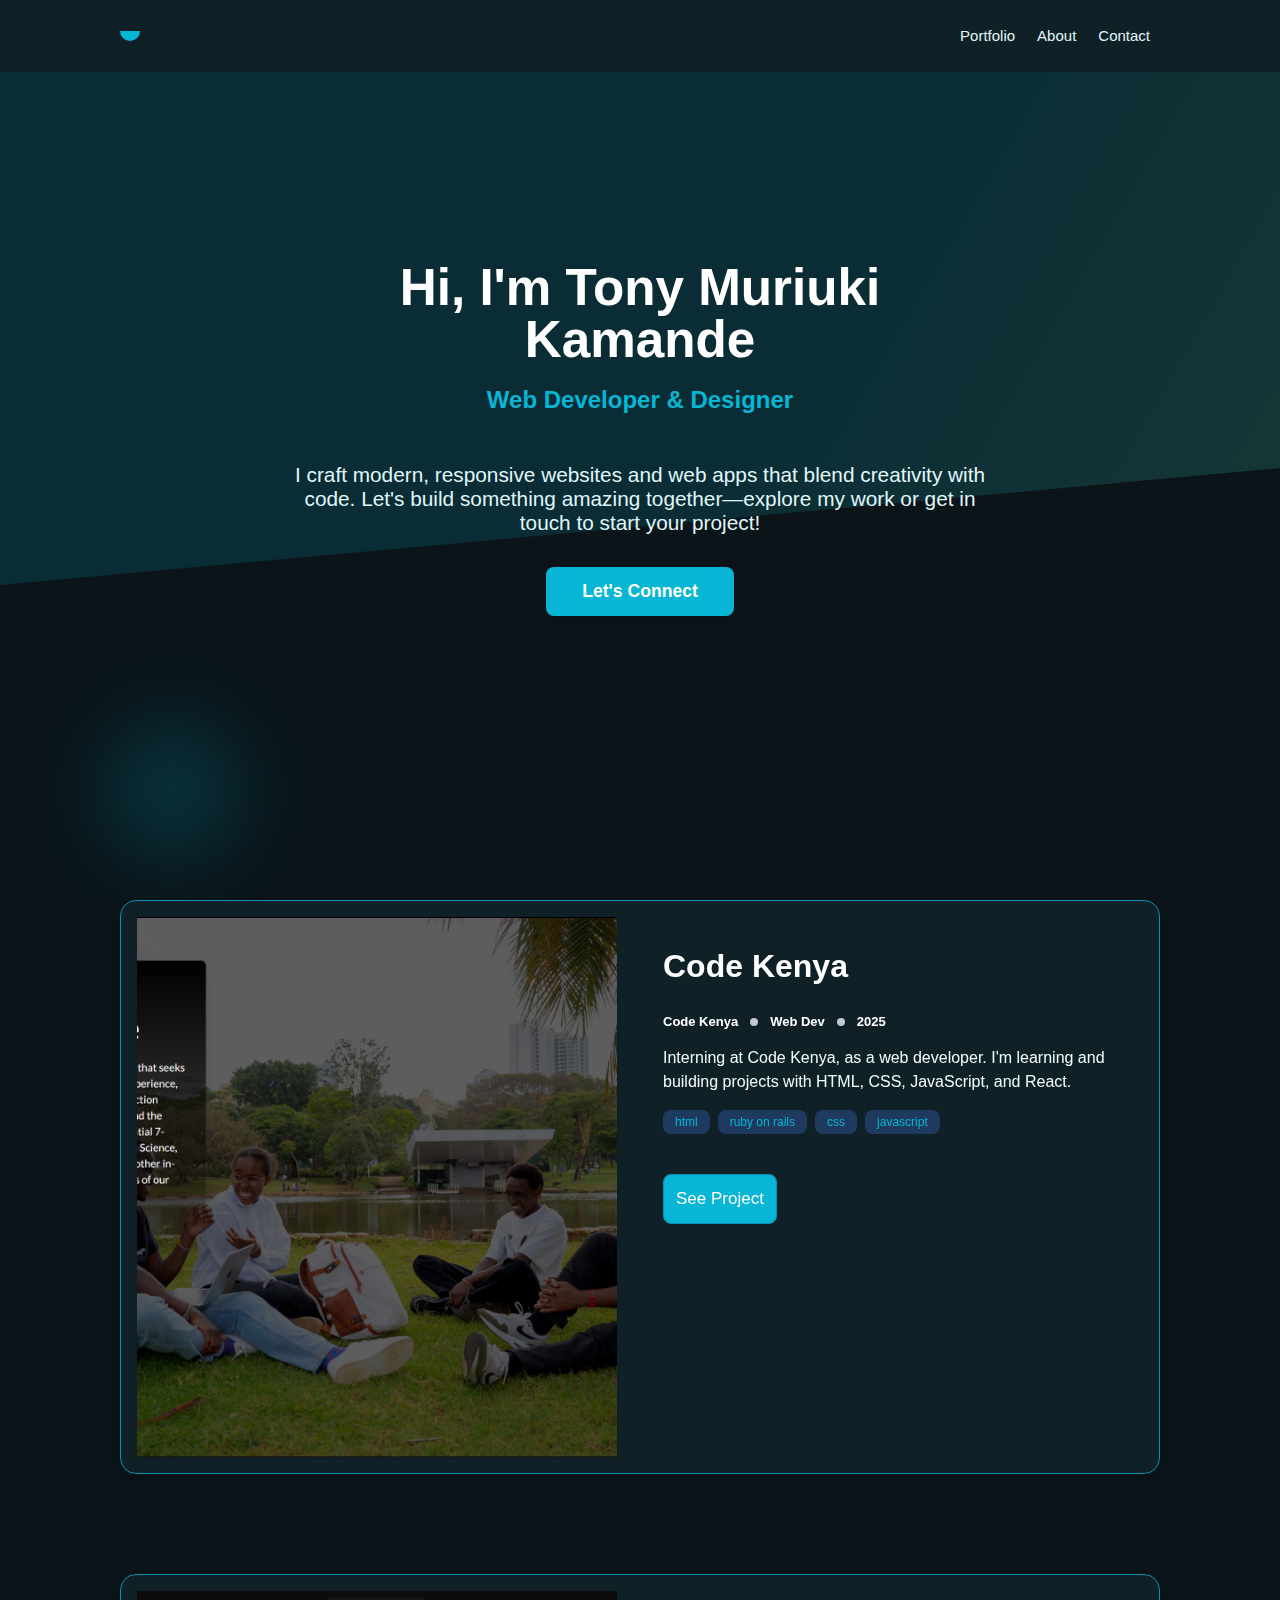
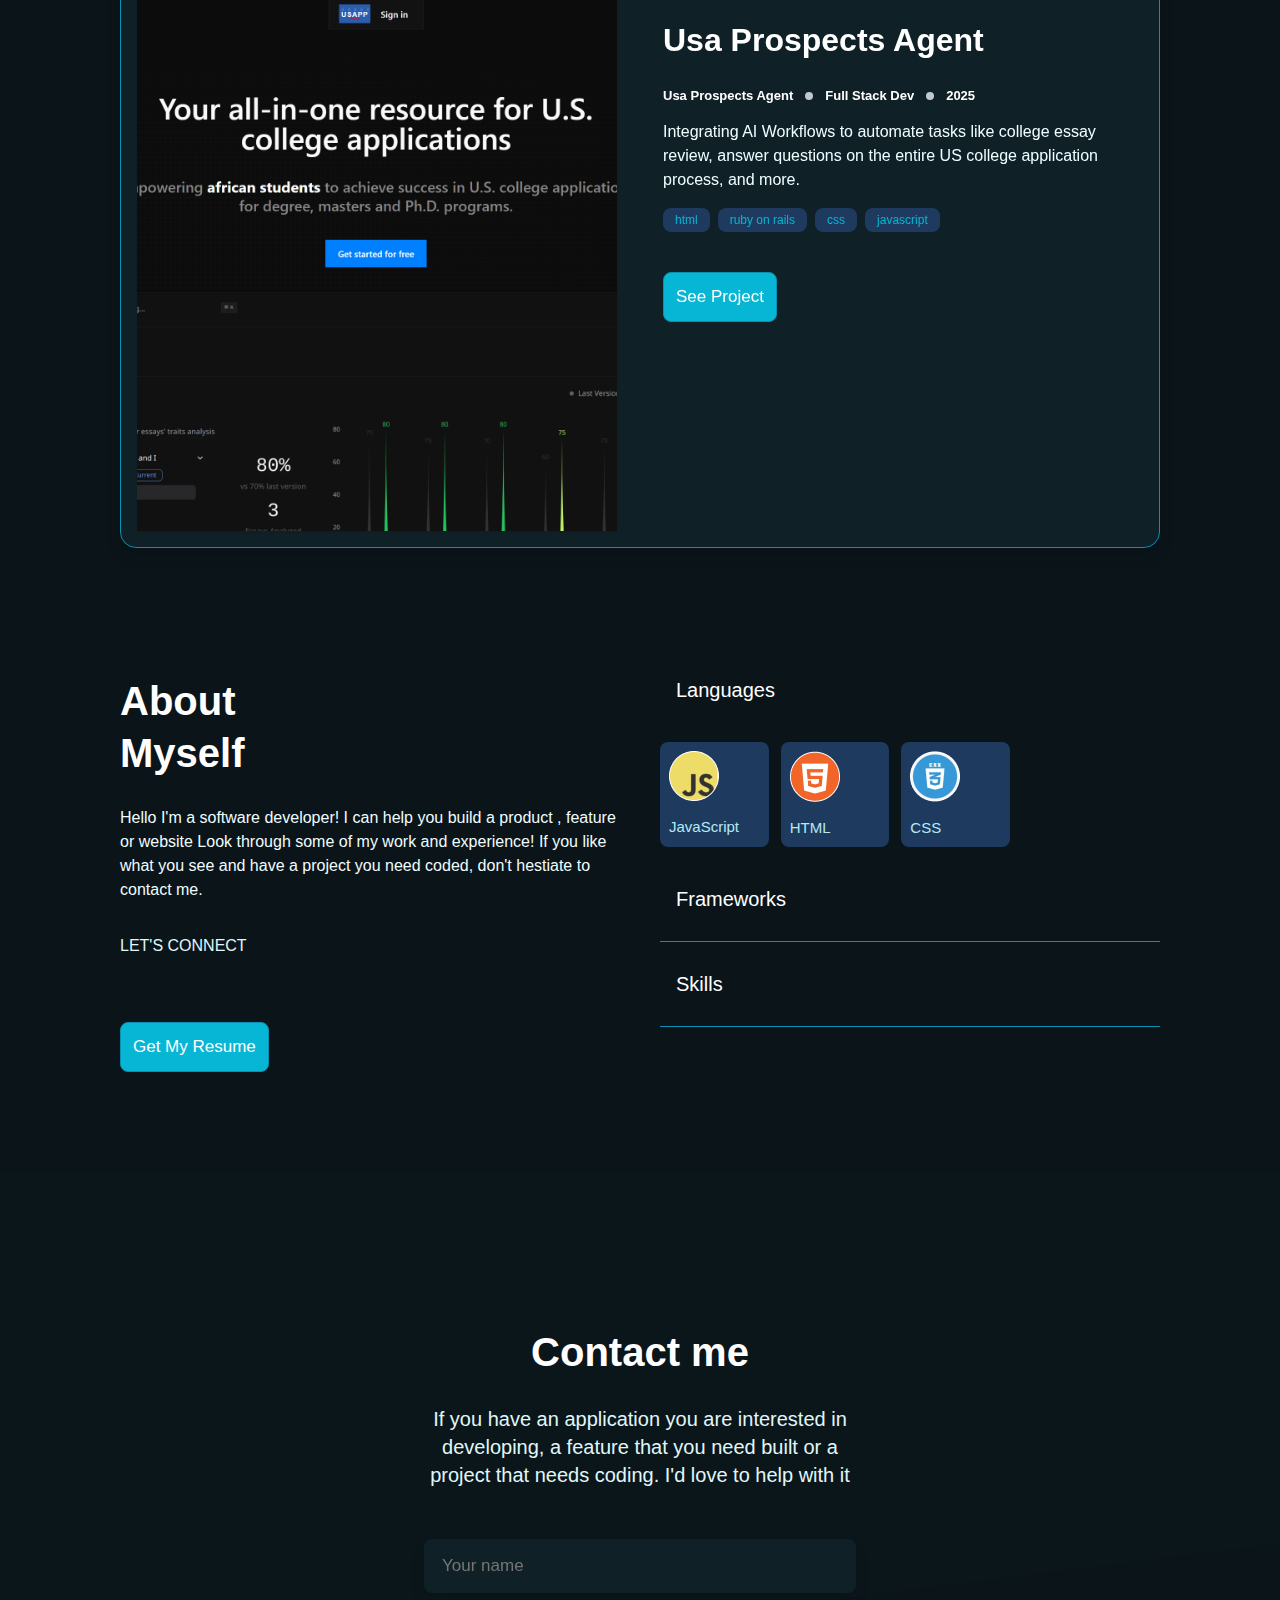
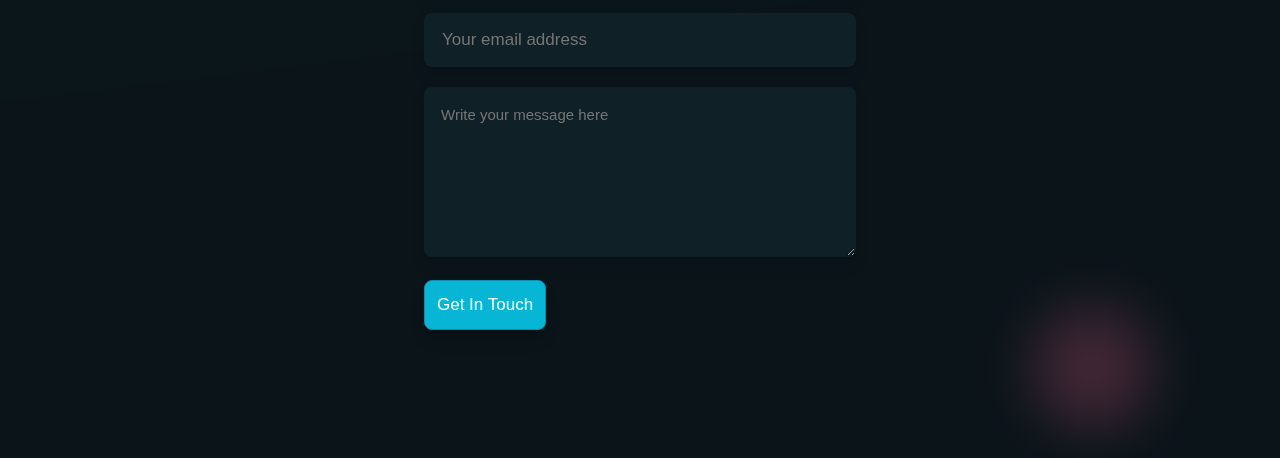
<file: index.html>
<!DOCTYPE html>
<html lang="en">
  <head>
    <meta charset="UTF-8" />
    <meta http-equiv="X-UA-Compatible" content="IE=edge" />
    <meta name="viewport" content="width=device-width, initial-scale=1.0" />
    <link rel="stylesheet" href="style.css" />
    <title>Tony's Portfolio</title>
  </head>
  <body>
    <!-- We'll add content here in the next steps -->
    <section id="menu-wrapper" class="display-none">
      <div class="menu-layer container">
        <button>
          <svg
            id="menu-close"
            width="14"
            height="14"
            viewBox="0 0 14 14"
            fill="none"
            xmlns="http://www.w3.org/2000/svg"
          >
            <path
              fill-rule="evenodd"
              clip-rule="evenodd"
              d="M0.292893 0.292893C0.683417 -0.0976311 1.31658 -0.0976311 1.70711 0.292893L7 5.58579L12.2929 0.292893C12.6834 -0.0976311 13.3166 -0.0976311 13.7071 0.292893C14.0976 0.683417 14.0976 1.31658 13.7071 1.70711L8.41421 7L13.7071 12.2929C14.0976 12.6834 14.0976 13.3166 13.7071 13.7071C13.3166 14.0976 12.6834 14.0976 12.2929 13.7071L7 8.41421L1.70711 13.7071C1.31658 14.0976 0.683417 14.0976 0.292893 13.7071C-0.0976311 13.3166 -0.0976311 12.6834 0.292893 12.2929L5.58579 7L0.292893 1.70711C-0.0976311 1.31658 -0.0976311 0.683417 0.292893 0.292893Z"
              fill="white"
            />
          </svg>
        </button>
        <ul>
          <li class="menu-link"><a href="#projects-section">Portfolio</a></li>
          <li class="menu-link"><a href="#about-section">About</a></li>
          <li class="menu-link"><a href="#contact-section">Contact</a></li>
        </ul>
      </div>
    </section>
    <main>
      <!--  -->
      <header class="header-container position-fixed">
        <div class="logo">
          <span aria-hidden="true"></span>
          <!-- <a href="/">Tony Muriuki</a> -->
        </div>

        <nav class="nav-wrapper" role="navigation" aria-label="Main navigation">
          <ul>
            <li class="nav-link"><a href="#projects-section">Portfolio</a></li>
            <li class="nav-link"><a href="#about-section">About</a></li>
            <li class="nav-link"><a href="#contact-section">Contact</a></li>
            <li class="menu" aria-label="Mobile menu toggle">
              <svg
                id="hamburger-menu"
                width="18"
                height="12"
                viewBox="0 0 18 12"
                fill="none"
                xmlns="http://www.w3.org/2000/svg"
                aria-hidden="true"
              >
                <path
                  fill-rule="evenodd"
                  clip-rule="evenodd"
                  d="M0 1C0 0.447715 0 1 0H17C17.5523 0 18 0.447715 18 1C18 1.55228 17.5523 2 17 2H1C0.447715 2 0 1.55228 0 1ZM0 6C0 5.44772 0.447715 5 1 5L17 5C17.5523 5 18 5.44772 18 6C18 6.55229 17.5523 7 17 7L1 7C0.447715 7 0 6.55228 0 6ZM1 10C0.447715 10 0 10.4477 0 11C0 11.5523 0.447715 12 1 12H17C17.5523 12 18 11.5523 18 11C18 10.4477 17.5523 10 17 10H1Z"
                  fill="#d7c6bc"
                />
              </svg>
            </li>
          </ul>
        </nav>
      </header>

      <section id="hero-section" class="hero-wrapper">
        <div class="hero-wrapper-bg"></div>

        <div class="hero-container">
          <h1 class="intro-text">
            Hi, I'm Tony Muriuki Kamande<br />
            <span class="highlight">Web Developer & Designer</span>
          </h1>

          <p class="hero-desc">
            I craft modern, responsive websites and web apps that blend
            creativity with code. Let's build something amazing together—explore
            my work or get in touch to start your project!
          </p>

          <button type="button" class="hero-cta">Let's Connect</button>

          <ul class="social">
            <li>
              <a href="#">
                <svg width="20" height="20" viewBox="0 0 20 20" fill="none">
                  <path
                    d="M19.7587 0.394423C19.6548 0.370385..."
                    fill="#d7c6bc"
                  />
                </svg>
              </a>
            </li>
            <li>
              <a href="#">
                <svg width="20" height="20" viewBox="0 0 20 20" fill="none">
                  <path
                    d="M13.6448 3.03455C14.6763 3.03455..."
                    fill="#d7c6bc"
                  />
                </svg>
              </a>
            </li>
            <li>
              <a href="#">
                <svg width="18" height="20" viewBox="0 0 18 20" fill="none">
                  <path
                    d="M17.9852 7.46114C17.9852 5.25464..."
                    fill="#d7c6bc"
                  />
                </svg>
              </a>
            </li>
          </ul>
        </div>
      </section>

      <section id="projects-section" class="projects-wrapper section-margin-t">
        <div class="project-container container">
          <div class="project-snapshot">
            <a href="https://www.codekenya.org/about-us" target="_blank">
              <img src="assets/img/projects/codekenya.png" alt="Code Kenya" />
            </a>
          </div>
          <div class="project-content">
            <h2>Code Kenya</h2>
            <ul class="project-details">
              <li class="client-name">Code Kenya</li>
              <li class="role">
                <svg
                  width="8"
                  height="8"
                  viewBox="0 0 8 8"
                  fill="none"
                  xmlns="http://www.w3.org/2000/svg"
                >
                  <circle cx="4" cy="4" r="4" fill="#C1C7D0" />
                </svg>
                Web Dev
              </li>
              <li class="yearlb">
                <svg
                  width="8"
                  height="8"
                  viewBox="0 0 8 8"
                  fill="none"
                  xmlns="http://www.w3.org/2000/svg"
                >
                  <circle cx="4" cy="4" r="4" fill="#C1C7D0" />
                </svg>
                2025
              </li>
            </ul>
            <p>
              Interning at Code Kenya, as a web developer. I'm learning and
              building projects with HTML, CSS, JavaScript, and React.
            </p>
            <ul class="technologies-used">
              <li>html</li>
              <li>Ruby on rails</li>
              <li>css</li>
              <li>javascript</li>
            </ul>
            <button type="button" class="btn">see project</button>
          </div>
        </div>

        <div class="project-container container">
          <div class="project-snapshot">
            <a href="https://www.usaprospectsagent.com/" target="_blank">
              <img
                src="assets/img/projects/usapp.png"
                alt="Usa Prospects Agent"
              />
            </a>
          </div>
          <div class="project-content">
            <h2>Usa Prospects Agent</h2>
            <ul class="project-details">
              <li class="client-name">Usa Prospects Agent</li>
              <li class="role">
                <svg
                  width="8"
                  height="8"
                  viewBox="0 0 8 8"
                  fill="none"
                  xmlns="http://www.w3.org/2000/svg"
                >
                  <circle cx="4" cy="4" r="4" fill="#C1C7D0" />
                </svg>
                Full Stack Dev
              </li>
              <li class="yearlb">
                <svg
                  width="8"
                  height="8"
                  viewBox="0 0 8 8"
                  fill="none"
                  xmlns="http://www.w3.org/2000/svg"
                >
                  <circle cx="4" cy="4" r="4" fill="#C1C7D0" />
                </svg>
                2025
              </li>
            </ul>
            <p>
              Integrating AI Workflows to automate tasks like college essay
              review, answer questions on the entire US college application
              process, and more.
            </p>
            <ul class="technologies-used">
              <li>html</li>
              <li>Ruby on rails</li>
              <li>css</li>
              <li>javascript</li>
            </ul>
            <button type="button" class="btn">see project</button>
          </div>
        </div>
      </section>

      <section id="about-section" class="about-wrapper section-margin-t">
        <div class="about-container container">
          <div class="about-info">
            <h1 class="intro-text">
              About<br />
              Myself
            </h1>
            <p>
              Hello I'm a software developer! I can help you build a product ,
              feature or website Look through some of my work and experience! If
              you like what you see and have a project you need coded, don't
              hestiate to contact me.
            </p>
            <button type="button" class="call-to-action">let's connect</button>
            <ul class="social">
              <li>
                <a href="">
                  <!-- Twitter SVG -->
                  <svg
                    width="20"
                    height="20"
                    viewBox="0 0 20 20"
                    fill="none"
                    xmlns="http://www.w3.org/2000/svg"
                  >
                    <path d="..." fill="#d7c6bc" />
                  </svg>
                </a>
              </li>
              <li>
                <a href="">
                  <!-- LinkedIn SVG -->
                  <svg
                    width="20"
                    height="20"
                    viewBox="0 0 20 20"
                    fill="none"
                    xmlns="http://www.w3.org/2000/svg"
                  >
                    <path d="..." fill="#d7c6bc" />
                  </svg>
                </a>
              </li>
              <li>
                <a href="">
                  <!-- GitHub SVG -->
                  <svg
                    width="18"
                    height="20"
                    viewBox="0 0 18 20"
                    fill="none"
                    xmlns="http://www.w3.org/2000/svg"
                  >
                    <path d="..." fill="#d7c6bc" />
                  </svg>
                </a>
              </li>
            </ul>
            <button type="button" class="btn">Get my resume</button>
          </div>

          <div class="about-technologies">
            <ul class="tools-title">
              <li class="title">languages</li>
              <li>
                <svg
                  width="14"
                  height="8"
                  viewBox="0 0 14 8"
                  fill="none"
                  xmlns="http://www.w3.org/2000/svg"
                >
                  <path
                    fill-rule="evenodd"
                    clip-rule="evenodd"
                    d="..."
                    fill="#d7c6bc"
                  />
                </svg>
              </li>
            </ul>
            <ul class="lang-list">
              <li>
                <img src="assets/img/lang/js.png" alt="JavaScript" />JavaScript
              </li>
              <li><img src="assets/img/lang/html.png" alt="HTML" />HTML</li>
              <li><img src="assets/img/lang/css3.png" alt="CSS3" />CSS</li>
            </ul>

            <ul class="tools-title b-bottom">
              <li class="title">Frameworks</li>
              <li>
                <svg
                  width="8"
                  height="15"
                  viewBox="0 0 8 15"
                  fill="none"
                  xmlns="http://www.w3.org/2000/svg"
                >
                  <path
                    fill-rule="evenodd"
                    clip-rule="evenodd"
                    d="..."
                    fill="#d7c6bc"
                  />
                </svg>
              </li>
            </ul>

            <ul class="tools-title b-bottom">
              <li class="title">Skills</li>
              <li>
                <svg
                  width="8"
                  height="15"
                  viewBox="0 0 8 15"
                  fill="none"
                  xmlns="http://www.w3.org/2000/svg"
                >
                  <path
                    fill-rule="evenodd"
                    clip-rule="evenodd"
                    d="..."
                    fill="#d7c6bc"
                  />
                </svg>
              </li>
            </ul>
          </div>
        </div>
      </section>

      <footer id="contact-section" class="contact-wrapper">
        <div class="contact-container">
          <h1 class="intro-text">Contact me</h1>
          <p>
            If you have an application you are interested in developing, a
            feature that you need built or a project that needs coding. I'd love
            to help with it
          </p>
          <form
            id="form"
            action="https://formspree.io/f/mzzvbrqr"
            method="post"
          >
            <input
              name="name"
              id="text"
              type="text"
              placeholder="Your name"
              maxlength="30"
              required
            />
            <input
              name="email"
              id="email"
              type="email"
              placeholder="Your email address"
              required
            />
            <textarea
              name="message"
              id="message"
              placeholder="Write your message here"
              maxlength="500"
              required
            ></textarea>
            <div class="button-wrapper">
              <button type="submit" value="Submit" class="btn">
                Get In Touch
              </button>
            </div>
          </form>
        </div>
      </footer>
    </main>
  </body>
</html>
</file>
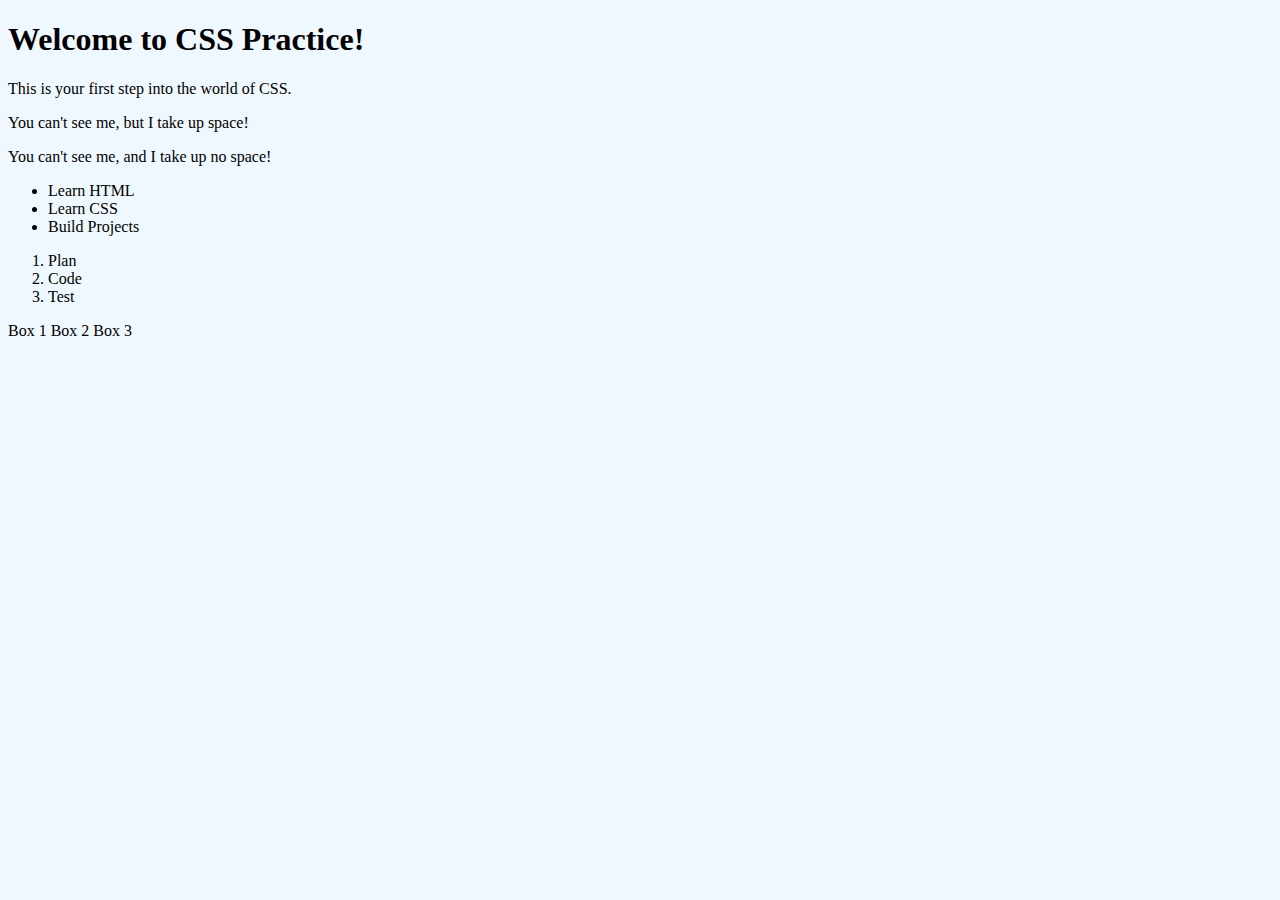
<file: css-practice.html>
<!DOCTYPE html>
<html lang="en">
  <head>
    <meta charset="UTF-8" />
    <meta name="viewport" content="width=device-width, initial-scale=1.0" />
    <link rel="stylesheet" href="css-practice.css" />
    <title>CSS Practice</title>
  </head>
  <body>
    <h1>Welcome to CSS Practice!</h1>
    <p>This is your first step into the world of CSS.</p>
    <!-- <p class="highlight">This is a special paragraph.</p> -->
    <p class="hidden-text">You can't see me, but I take up space!</p>
    <p class="gone-text">You can't see me, and I take up no space!</p>
    <ul>
      <li>Learn HTML</li>
      <li>Learn CSS</li>
      <li>Build Projects</li>
    </ul>

    <ol>
      <li>Plan</li>
      <li>Code</li>
      <li>Test</li>
    </ol>
    <span>Box 1</span>
    <span>Box 2</span>
    <span>Box 3</span>
  </body>
</html>
</file>
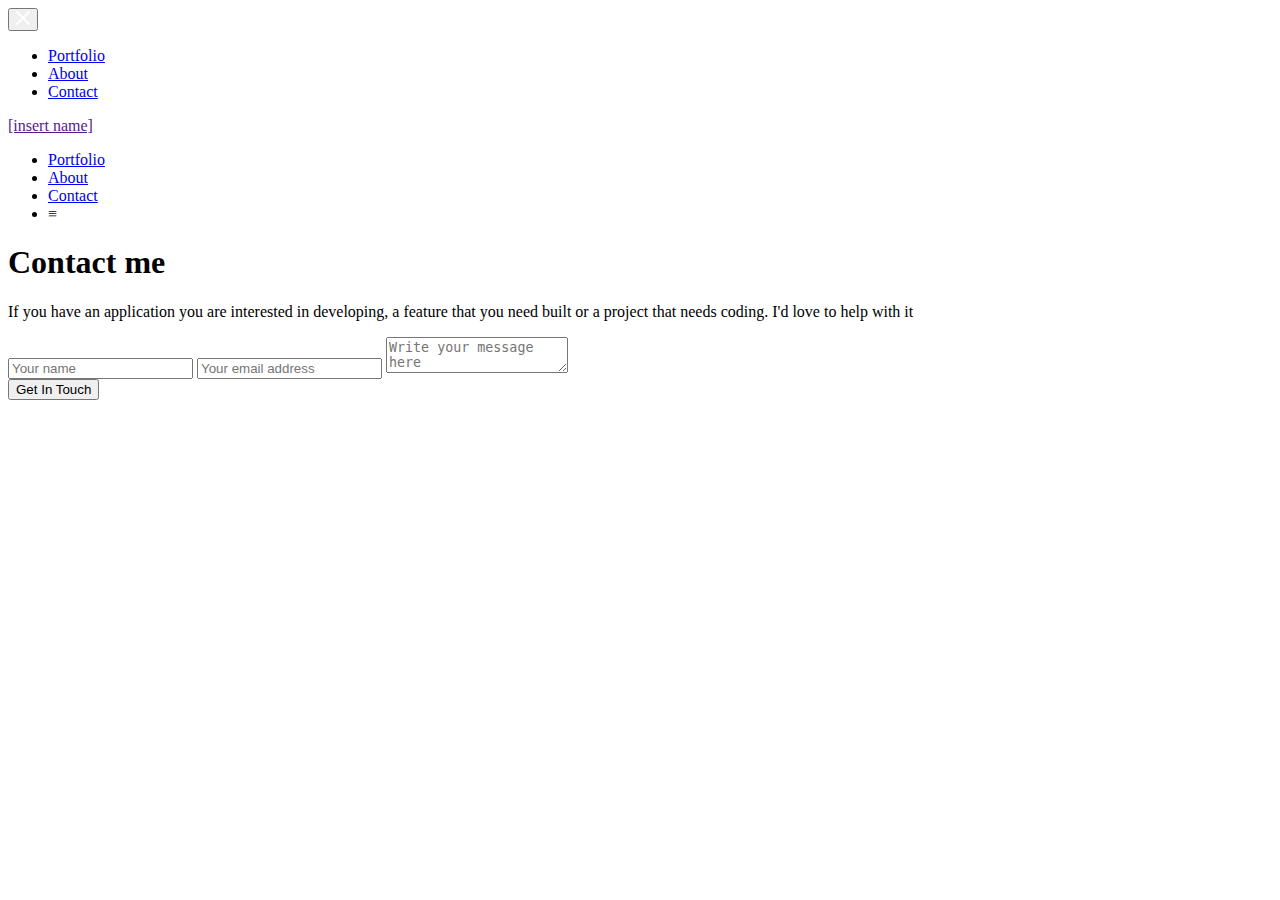
<file: index-nostyle-nojs.html>
<!DOCTYPE html>
<html lang="en">
  <head>
    <meta charset="UTF-8" />
    <meta http-equiv="X-UA-Compatible" content="IE=edge" />
    <meta name="viewport" content="width=device-width, initial-scale=1.0" />
    <title>Tony's Portfolio</title>
  </head>
  <body>
    <!-- We'll add content here in the next steps -->
    <section id="menu-wrapper">
      <div>
        <button>
          <svg
            id="menu-close"
            width="14"
            height="14"
            viewBox="0 0 14 14"
            fill="none"
            xmlns="http://www.w3.org/2000/svg"
          >
            <path
              fill-rule="evenodd"
              clip-rule="evenodd"
              d="M0.292893 0.292893C0.683417 -0.0976311 1.31658 -0.0976311 1.70711 0.292893L7 5.58579L12.2929 0.292893C12.6834 -0.0976311 13.3166 -0.0976311 13.7071 0.292893C14.0976 0.683417 14.0976 1.31658 13.7071 1.70711L8.41421 7L13.7071 12.2929C14.0976 12.6834 14.0976 13.3166 13.7071 13.7071C13.3166 14.0976 12.6834 14.0976 12.2929 13.7071L7 8.41421L1.70711 13.7071C1.31658 14.0976 0.683417 14.0976 0.292893 13.7071C-0.0976311 13.3166 -0.0976311 12.6834 0.292893 12.2929L5.58579 7L0.292893 1.70711C-0.0976311 1.31658 -0.0976311 0.683417 0.292893 0.292893Z"
              fill="white"
            />
          </svg>
        </button>
        <ul>
          <li><a href="#projects-section">Portfolio</a></li>
          <li><a href="#about-section">About</a></li>
          <li><a href="#contact-section">Contact</a></li>
        </ul>
      </div>
    </section>
    <main>
      <header>
        <div>
          <span></span>
          <a href="">[insert name]</a>
        </div>
        <nav>
          <ul>
            <li><a href="#projects-section">Portfolio</a></li>
            <li><a href="#about-section">About</a></li>
            <li><a href="#contact-section">Contact</a></li>
            <li>
              <!-- This will be a menu icon for mobile navigation (icon will be added later) -->
              ≡
            </li>
          </ul>
        </nav>
      </header>
      <section>
        <div></div>
        <div></div>
        <div>
          <!-- Hero text and buttons -->
        </div>
      </section>
      <section id="projects-section">
        <div>
          <div>
            <!-- Project 1 details -->
          </div>
          <div>
            <!-- Project 2 details -->
          </div>
        </div>
      </section>
      <section id="about-section">
        <div>
          <div>
            <!-- About text and buttons -->
          </div>
          <div>
            <!-- Skills and lists -->
          </div>
        </div>
      </section>
      <footer id="contact-section">
        <div>
          <h1>Contact me</h1>
          <p>
            If you have an application you are interested in developing, a
            feature that you need built or a project that needs coding. I'd love
            to help with it
          </p>
          <form action="https://formspree.io/f/mzzvbrqr" method="post">
            <input
              name="name"
              type="text"
              placeholder="Your name"
              maxlength="30"
              required
            />
            <input
              name="email"
              type="email"
              placeholder="Your email address"
              required
            />
            <textarea
              name="message"
              placeholder="Write your message here"
              maxlength="500"
              required
            ></textarea>
            <div>
              <button type="submit" value="Submit">Get In Touch</button>
            </div>
          </form>
        </div>
      </footer>
    </main>
  </body>
</html>
</file>
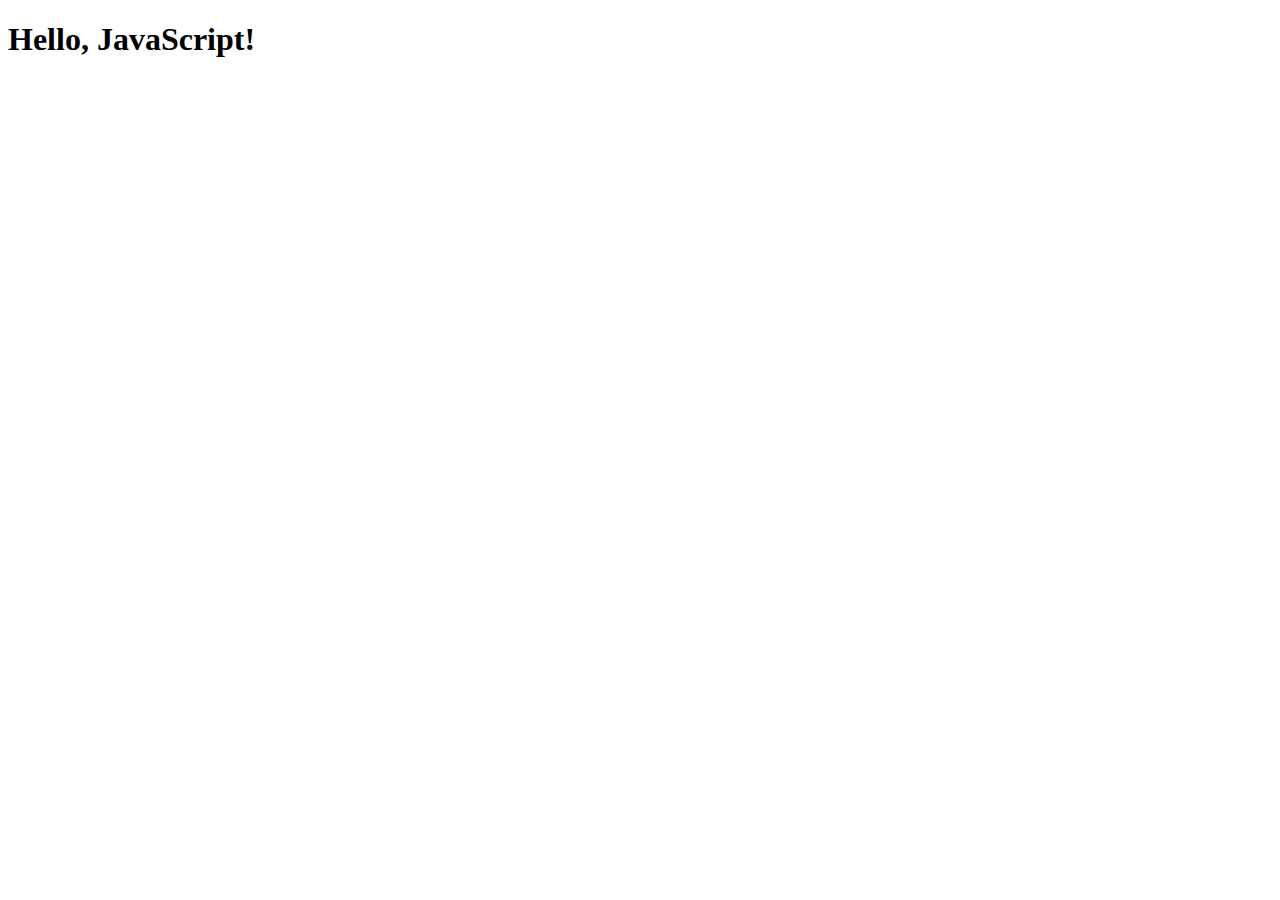
<file: javascript-practice.html>
<!DOCTYPE html>
<html lang="en">
  <head>
    <meta charset="UTF-8" />
    <title>My First JavaScript Page</title>
  </head>
        <h1>Hello, JavaScript!</h1>
    <script src="practice-script.js"></script>
  </body>
</html>
</file>
<file: style.css>
@import url("https://fonts.googleapis.com/css2?family=Merriweather:ital,opsz,wght@0,18..144,300..900;1,18..144,300..900&family=TikTok+Sans:opsz,wght@12..36,300..900&display=swap");

html {
  scroll-behavior: smooth;
}

:root {
  /* === Custom Color Palette === */
  --primary: #06b6d4;
  --primary-foreground: #ffffff;
  --secondary: #0f2027;
  --secondary-foreground: #e0f7fa;
  --accent: #64ffda;
  --accent-foreground: #004d40;
  --background: #0a1419;
  --background-foreground: #f0fdff;
  --muted: #1e3a5f;
  --muted-foreground: #b2ebf2;
  --destructive: #f06292;
  --destructive-foreground: #ffffff;
  --border: #0891b2;
  --input: #0f2027;
  --ring: #06b6d4;
  /* === End Custom Palette === */
}
body {
  position: relative;
  padding: 0;
  margin: 0;
  font-family: Poppins, Arial, Helvetica, sans-serif;
  box-sizing: border-box;
  background-color: var(--background);
  color: var(--background-foreground);
}

h1,
h2,
h3,
h4,
h5,
h6 {
  color: var(--primary-foreground);
}

p {
  font-weight: 400;
  font-size: 16px;
  line-height: 24px;
  color: var(--background-foreground);
}

a {
  text-decoration: none;
  cursor: pointer;
  color: var(--primary);
  transition: color 200ms;
}

a:hover,
a:focus {
  color: var(--accent);
  text-decoration: underline;
  outline: none;
}

ul {
  list-style: none;
  padding: 0;
  margin: 0;
}
/* === End Theme Styles (Lesson 24) === */
/* === Begin Portfolio Header & Navigation Styles (Lesson 25) === */
.position-fixed {
  position: fixed;
}

.header-container {
  top: 0;
  left: 0;
  right: 0;
  z-index: 100;
  height: 48px;
  padding: 0 24px;
  display: flex;
  justify-content: space-between;
  align-items: center;
  background-color: var(--secondary);
}

@media screen and (min-width: 576px) {
  .header-container {
    padding: 0 60px;
    height: 72px;
  }
}

@media screen and (min-width: 768px) {
  .header-container {
    padding: 0 90px;
  }
}

@media screen and (min-width: 1200px) {
  .header-container {
    padding: 0 120px;
  }
}

.logo {
  color: var(--primary);
  font-weight: 700;
  font-size: 18px;
  line-height: 20px;
  display: flex;
  align-items: center;
  gap: 10px;
}

.logo span {
  display: block;
  background-color: var(--primary);
  height: 10px;
  width: 20px;
  border-radius: 0 0 15px 15px;
  transition: all 150ms ease-in-out;
  animation: spin 1s ease-in-out;
}

@keyframes spin {
  from {
    transform: rotate(0deg);
  }
  to {
    transform: rotate(360deg);
  }
}

.logo:hover span {
  background-color: var(--muted);
}

.nav-wrapper ul {
  display: flex;
  gap: 2px;
  font-weight: 500;
  font-size: 15px;
  line-height: 20px;
}

.nav-link {
  display: none;
}

.nav-link a {
  color: var(--secondary-foreground);
  padding: 5px 10px;
  border-radius: 5px;
  transition: all 150ms ease-in-out;
}

.nav-link a:hover,
.nav-link a:focus {
  background-color: var(--muted);
  color: var(--primary-foreground);
}

.menu {
  cursor: pointer;
}

@media screen and (min-width: 768px) {
  .menu {
    display: none;
  }
  .nav-link {
    display: block;
  }
}
/* === End Portfolio Header & Navigation Styles (Lesson 25) === */
/* === Begin Portfolio Mobile Menu (Lesson 26) === */

.display-none {
  display: none;
}

#menu-wrapper {
  position: fixed;
  top: 0;
  left: 0;
  right: 0;
  height: 100vh;
  z-index: 100;
  background: rgba(0, 0, 0, 0.6);
  backdrop-filter: blur(5px);
}

.menu-layer {
  display: flex;
  flex-direction: column;
  position: relative;
}

.menu-layer a {
  color: var(--secondary-foreground);
}

.menu-layer button {
  position: absolute;
  top: 16px;
  right: 0;
  background: transparent;
  border: none;
  cursor: pointer;
}

.menu-layer ul {
  margin-top: 100px;
  font-weight: 600;
  font-size: 32px;
  line-height: 44px;
}

/* The container class is used throughout the site for consistent horizontal spacing */
.container {
  margin: 0 24px;
}

@media screen and (min-width: 576px) {
  .container {
    margin: 0 60px;
  }
}

@media screen and (min-width: 768px) {
  .container {
    margin: 0 90px;
  }
}

@media screen and (min-width: 1200px) {
  .container {
    margin: 0 120px;
  }
}
/* === End Portfolio Mobile Menu (Lesson 26) === */
/* === Begin Styling Portfolio Hero (Lesson 27) === */
.hero-wrapper {
  position: relative;
  height: 100vh;
  display: flex;
  align-items: center;
  justify-content: center;
  overflow: hidden;
  background: none;
}

.hero-wrapper::before {
  content: "";
  position: absolute;
  top: 0;
  left: 0;
  width: 100%;
  height: 65%;
  background: linear-gradient(120deg, var(--primary) 60%, var(--accent) 100%);
  clip-path: polygon(0 0, 100% 0, 100% 80%, 0 100%);
  opacity: 0.15;
  z-index: 0;
}

.hero-wrapper::after {
  content: "";
  position: absolute;
  bottom: 40px;
  left: 8vw;
  width: 140px;
  height: 140px;
  background: var(--primary);
  border-radius: 50%;
  filter: blur(40px);
  opacity: 0.18;
  z-index: 0;
}

.hero-container {
  position: relative;
  z-index: 1;
  display: flex;
  flex-direction: column;
  align-items: center;
  justify-content: center;
  text-align: center;
  max-width: 600px;
  margin: 0 auto;
  padding: 0 24px;
}

.hero-container .intro-text {
  font-size: 2.5rem;
  font-weight: 700;
  color: var(--primary-foreground);
  margin-bottom: 1rem;
}

.hero-container .highlight {
  color: var(--primary);
  font-size: 1.5rem;
  display: block;
  margin-top: 0.5rem;
}

.hero-desc {
  color: var(--secondary-foreground);
  font-size: 1.2rem;
  margin-bottom: 2rem;
}

.hero-cta {
  background: var(--primary);
  color: #fff;
  border: none;
  border-radius: 8px;
  padding: 14px 36px;
  font-size: 1.1rem;
  font-weight: 600;
  cursor: pointer;
  box-shadow: 0 4px 16px rgba(0, 0, 0, 0.08);
  transition: background 0.2s, transform 0.2s;
  margin-bottom: 2rem;
}

.hero-cta:hover,
.hero-cta:focus {
  background: var(--primary);
  color: var(--primary-foreground);
  transform: translateY(-2px) scale(1.04);
}

@media screen and (min-width: 768px) {
  .hero-container {
    max-width: 700px;
    padding: 0 40px;
  }
  .hero-container .intro-text {
    font-size: 3.2rem;
  }
  .hero-desc {
    font-size: 1.3rem;
  }
}

.social {
  display: flex;
  gap: 16px;
}
/* === End Styling Portfolio Hero (Lesson 27) === */
/* === Begin Styling Portfolio Projects Section (Lesson 28) === */
.btn {
  padding: 12px;
  background-color: var(--primary);
  border: 1px solid var(--border);
  border-radius: 8px;
  font-weight: 500;
  font-size: 17px;
  font-family: Poppins, Arial, Helvetica, sans-serif;
  line-height: 24px;
  text-transform: capitalize;
  color: var(--primary-foreground);
  text-align: center;
  cursor: pointer;
  transition-property: color, background-color, filter, transform, border-color;
  transition-timing-function: cubic-bezier(0.4, 0, 0.2, 1);
  transition-duration: 300ms;
}

.btn:hover,
.btn:focus {
  background-color: var(--accent);
  color: var(--accent-foreground);
  border-color: var(--ring);
  filter: drop-shadow(0 10px 8px rgb(0 0 0 / 0.04))
    drop-shadow(0 4px 3px rgb(0 0 0 / 0.1));
  transform: translateY(-3px);
  outline: none;
}

.projects-wrapper {
  display: grid;
  row-gap: 100px;
}

.project-container {
  padding: 16px 16px 25px 16px;
  background-color: var(--secondary);
  border: 1px solid var(--border);
  border-radius: 16px;
  filter: drop-shadow(0 10px 8px rgb(0 0 0 / 0.04))
    drop-shadow(0 4px 3px rgb(0 0 0 / 0.1));
}

.project-snapshot {
  width: 100%;
  height: 42%;
  display: block;
  filter: drop-shadow(0 1px 1px rgb(0 0 0 / 0.05));
  transition: filter 250ms ease-in-out;
}

.project-snapshot:hover {
  filter: drop-shadow(0 25px 25px rgb(0 0 0 / 0.15));
}

@media screen and (min-width: 768px) {
  .project-container {
    display: flex;
    gap: 46px;
    padding: 16px;
  }

  .project-snapshot {
    height: 60vh;
    flex: 1 1 100%;
  }

  .project-content {
    flex: 1 1 100%;
  }

  .project-container .odd {
    order: 999;
  }
}

.project-snapshot img {
  width: 100%;
  height: 100%;
  object-fit: cover;
}

.project-container h2 {
  color: var(--primary-foreground);
  font-weight: 700;
  font-size: 32px;
  line-height: 44px;
  text-transform: capitalize;
}

.project-details {
  display: flex;
  gap: 12px;
  font-weight: 600;
  font-size: 13px;
  line-height: 16px;
}

.project-details .client-name,
.project-details .role,
.yearlb {
  text-transform: capitalize;
  display: flex;
  align-items: center;
  gap: 12px;
  color: var(--primary-foreground);
}

.project-container .btn {
  margin-top: 40px;
}

.technologies-used {
  display: flex;
  gap: 8px;
}

.technologies-used li {
  font-weight: 500;
  font-size: 12px;
  line-height: 16px;
  text-transform: lowercase;
  color: var(--primary);
  padding: 4px 12px;
  background-color: var(--muted);
  border-radius: 8px;
}

.lang-list li {
  display: flex;
  align-items: center;
  padding: 9px;
  gap: 16px;
  background-color: var(--muted);
  border-radius: 8px;
  margin: 10px 0;
  font-weight: 500;
  font-size: 15px;
  line-height: 20px;
  color: var(--muted-foreground);
}

@media screen and (min-width: 768px) {
  .lang-list {
    display: flex;
    gap: 12px;
    max-width: 70%;
  }

  .lang-list li {
    flex: 1 1 0;
    flex-direction: column;
    align-items: start;
    justify-content: start;
  }
}
/* === End Styling Portfolio Projects Section (Lesson 28) === */
/* === Begin Styling Portfolio About Section (Lesson 29) === */
.intro-text {
  font-weight: 700;
  font-size: 40px;
  line-height: 52px;
  color: var(--primary-foreground);
}

.call-to-action {
  text-transform: uppercase;
  border: none;
  background-color: transparent;
  padding: 16px 0;
  text-align: center;
  color: var(--secondary-foreground);
  font-weight: 500;
  font-size: 16px;
  font-family: Poppins, Arial, Helvetica, sans-serif;
  line-height: 24px;
}

.about-wrapper {
  padding-top: 100px;
  padding-bottom: 200px;
  position: relative;
  background: none;
}

.about-wrapper::before,
.about-wrapper::after {
  content: "";
  position: absolute;
  border-radius: 50%;
  filter: blur(60px);
  opacity: 0.4;
  z-index: 0;
}

.about-container {
  position: relative;
  z-index: 1;
}

.about-container .btn {
  margin-top: 24px;
}

@media screen and (min-width: 768px) {
  .about-container {
    display: grid;
    grid-template-columns: repeat(2, minmax(0, 1fr));
    column-gap: 40px;
  }
}

.tools-title {
  display: flex;
  justify-content: space-between;
  padding-top: 30px;
  padding-bottom: 30px;
  padding-right: 30px;
  font-weight: 500;
  font-size: 20px;
  line-height: 24px;
  color: var(--primary-foreground);
  text-transform: capitalize;
}

@media screen and (min-width: 768px) {
  .tools-title .title {
    padding-left: 16px;
  }
}

.b-bottom {
  border-bottom: var(--border) 1px solid;
}
/* === End Styling Portfolio About Section (Lesson 29) === */
/* === Begin Styling Portfolio Footer / Contact Section (Lesson 30) === */
.contact-wrapper {
  margin-top: -100px;
  padding-bottom: 50px;
  position: relative;
  background: none;
}

.contact-wrapper::before {
  content: "";
  position: absolute;
  top: 0;
  left: 0;
  width: 100%;
  height: 60%;
  background: var(--secondary);
  clip-path: polygon(0 0, 100% 0, 100% 70%, 0 100%);
  opacity: 0.18;
  z-index: 0;
}

.contact-wrapper::after {
  content: "";
  position: absolute;
  bottom: 30px;
  right: 10vw;
  width: 120px;
  height: 120px;
  background: var(--destructive);
  border-radius: 50%;
  filter: blur(30px);
  opacity: 0.25;
  z-index: 0;
}

.contact-container {
  position: relative;
  z-index: 1;
  padding: 103px 24px 0 24px;
  background-size: 65% 99%;
  background-repeat: no-repeat;
  background-position-x: right;
  background-position-y: 15px;
}

@media screen and (min-width: 576px) {
  .contact-container {
    margin: 0 60px;
  }
}

@media screen and (min-width: 768px) {
  .contact-wrapper {
    padding-bottom: 0;
  }

  .contact-container {
    padding: 10% 20% 10% 20%;
    background-size: 100% 100%;
    background-position-x: 0;
    background-position-y: 15px;
    margin: 0 40px;
  }
}

@media screen and (min-width: 1200px) {
  .contact-container {
    padding: 10% 30% 10% 30%;
  }
}

form {
  display: flex;
  flex-direction: column;
  align-items: start;
  filter: drop-shadow(0 10px 8px rgb(0 0 0 / 0.04))
    drop-shadow(0 4px 3px rgb(0 0 0 / 0.1));
}

@media screen and (min-width: 768px) {
  form {
    align-items: center;
  }
}

.contact-container form {
  display: flex;
  flex-direction: column;
  align-items: start;
}

.contact-container .intro-text {
  text-align: center;
  color: var(--primary-foreground);
}

.contact-container p {
  text-align: center;
  color: var(--secondary-foreground);
  font-size: 20px;
  line-height: 28px;
  padding-bottom: 30px;
}

.contact-container input,
textarea {
  width: 100%;
  background-color: var(--secondary);
  margin-bottom: 20px;
  border-radius: 8px;
  border-color: transparent;
  outline: none;
  color: var(--secondary-foreground);
  font-family: Poppins, Arial, Helvetica, sans-serif;
  font-weight: 400;
  padding: 15px 38px 15px 16px;
  -webkit-box-sizing: border-box;
  -moz-box-sizing: border-box;
  box-sizing: border-box;
}

.contact-container input {
  font-size: 17px;
  line-height: 20px;
}

.contact-container textarea {
  height: 170px;
  font-size: 15px;
  line-height: 24px;
}

.contact-container button {
  margin-top: 3px;
  filter: drop-shadow(0 10px 8px rgb(0 0 0 / 0.04))
    drop-shadow(0 4px 3px rgb(0 0 0 / 0.1));
  transition: all 300ms ease-in-out;
}

.contact-container button:hover {
  transform: translateY(-3px);
}

.button-wrapper {
  display: flex;
  flex-direction: column;
}

@media screen and (min-width: 768px) {
  .button-wrapper {
    flex-direction: row;
    align-items: center;
  }
}

.button-wrapper .error {
  color: var(--destructive);
  background-color: rgb(255, 255, 255, 0.3);
  font-size: 11px;
  padding: 2px 10px;
  margin-top: 18px;
  border-radius: 5px;
}

@media screen and (min-width: 768px) {
  .button-wrapper .error {
    margin-top: 16px;
    margin-left: 16px;
    font-size: 12px;
  }
}
/* === End Styling Portfolio Footer / Contact Section (Lesson 30) === */
.no-scroll {
  overflow-y: hidden;
  height: 100%;
  margin: 0;
}

.display-none {
  display: none;
}

.position-fixed {
  position: fixed;
}
.popup-wrapper {
  position: fixed;
  top: 0;
  left: 0;
  width: 100%;
  height: 100%;
  background-color: rgba(0, 0, 0, 0.8);
  display: flex;
  justify-content: center;
  align-items: center;
  z-index: 1000;
  overflow-y: scroll;
}

.popup-container {
  /* background-color: #fff; */
  padding: 20px;
  border-radius: 8px;
  max-width: 90%;
  max-height: 90%;
  overflow-y: auto;
  position: relative;
}
.popup-close {
  position: absolute;
  top: 10px;
  right: 10px;
  cursor: pointer;
  background: none;
  border: none;
  padding: 5px;
}

.popup-snapshot img {
  width: 100%;
  height: auto;
  max-height: 70vh;
  object-fit: contain;
  display: block;
  margin: 0 auto;
}

.display-none {
  display: none !important;
}

.position-fixed {
  position: fixed !important;
  /* width: 100%; */
  top: 0;
  left: 0;
  z-index: 999;
}

.no-scroll {
  overflow: hidden !important;
  height: 100vh;
}
</file>
<file: css-practice.css>
body {
  background-color: #f0f8ff;
}
</file>
